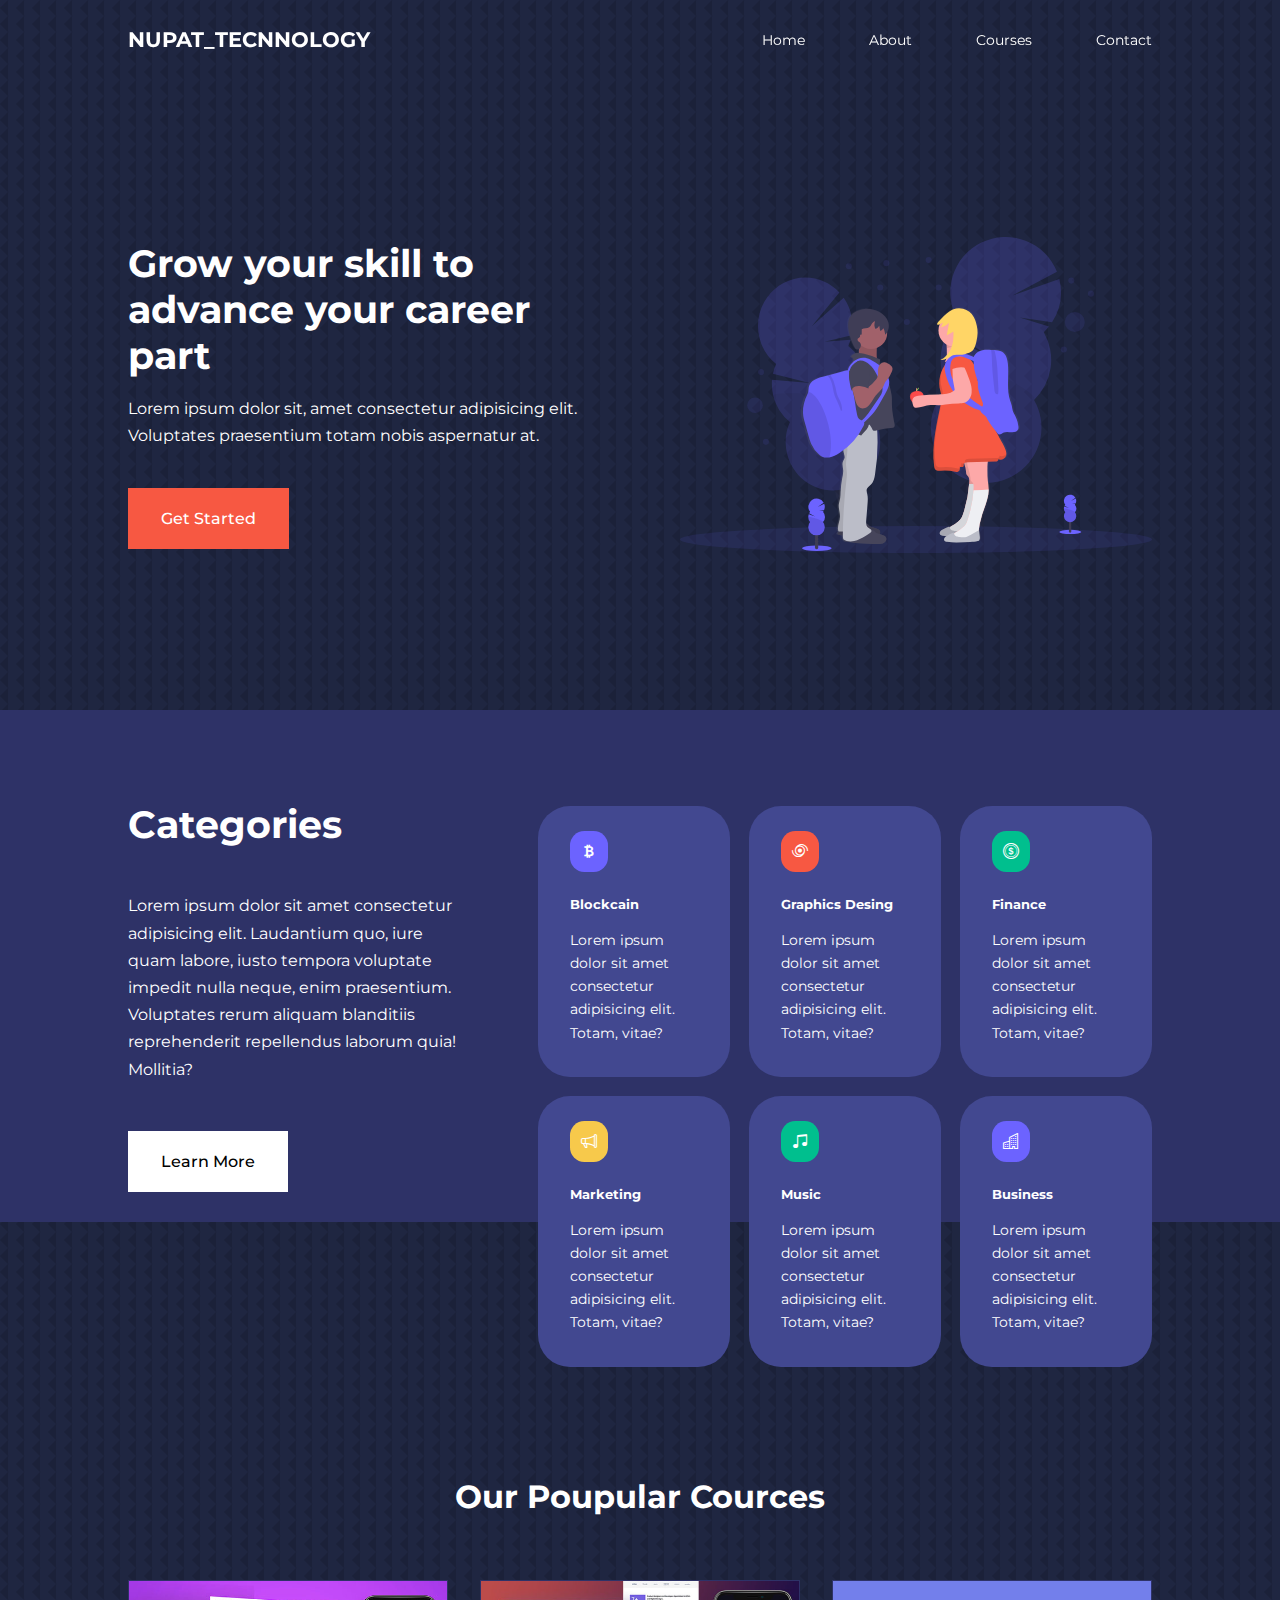
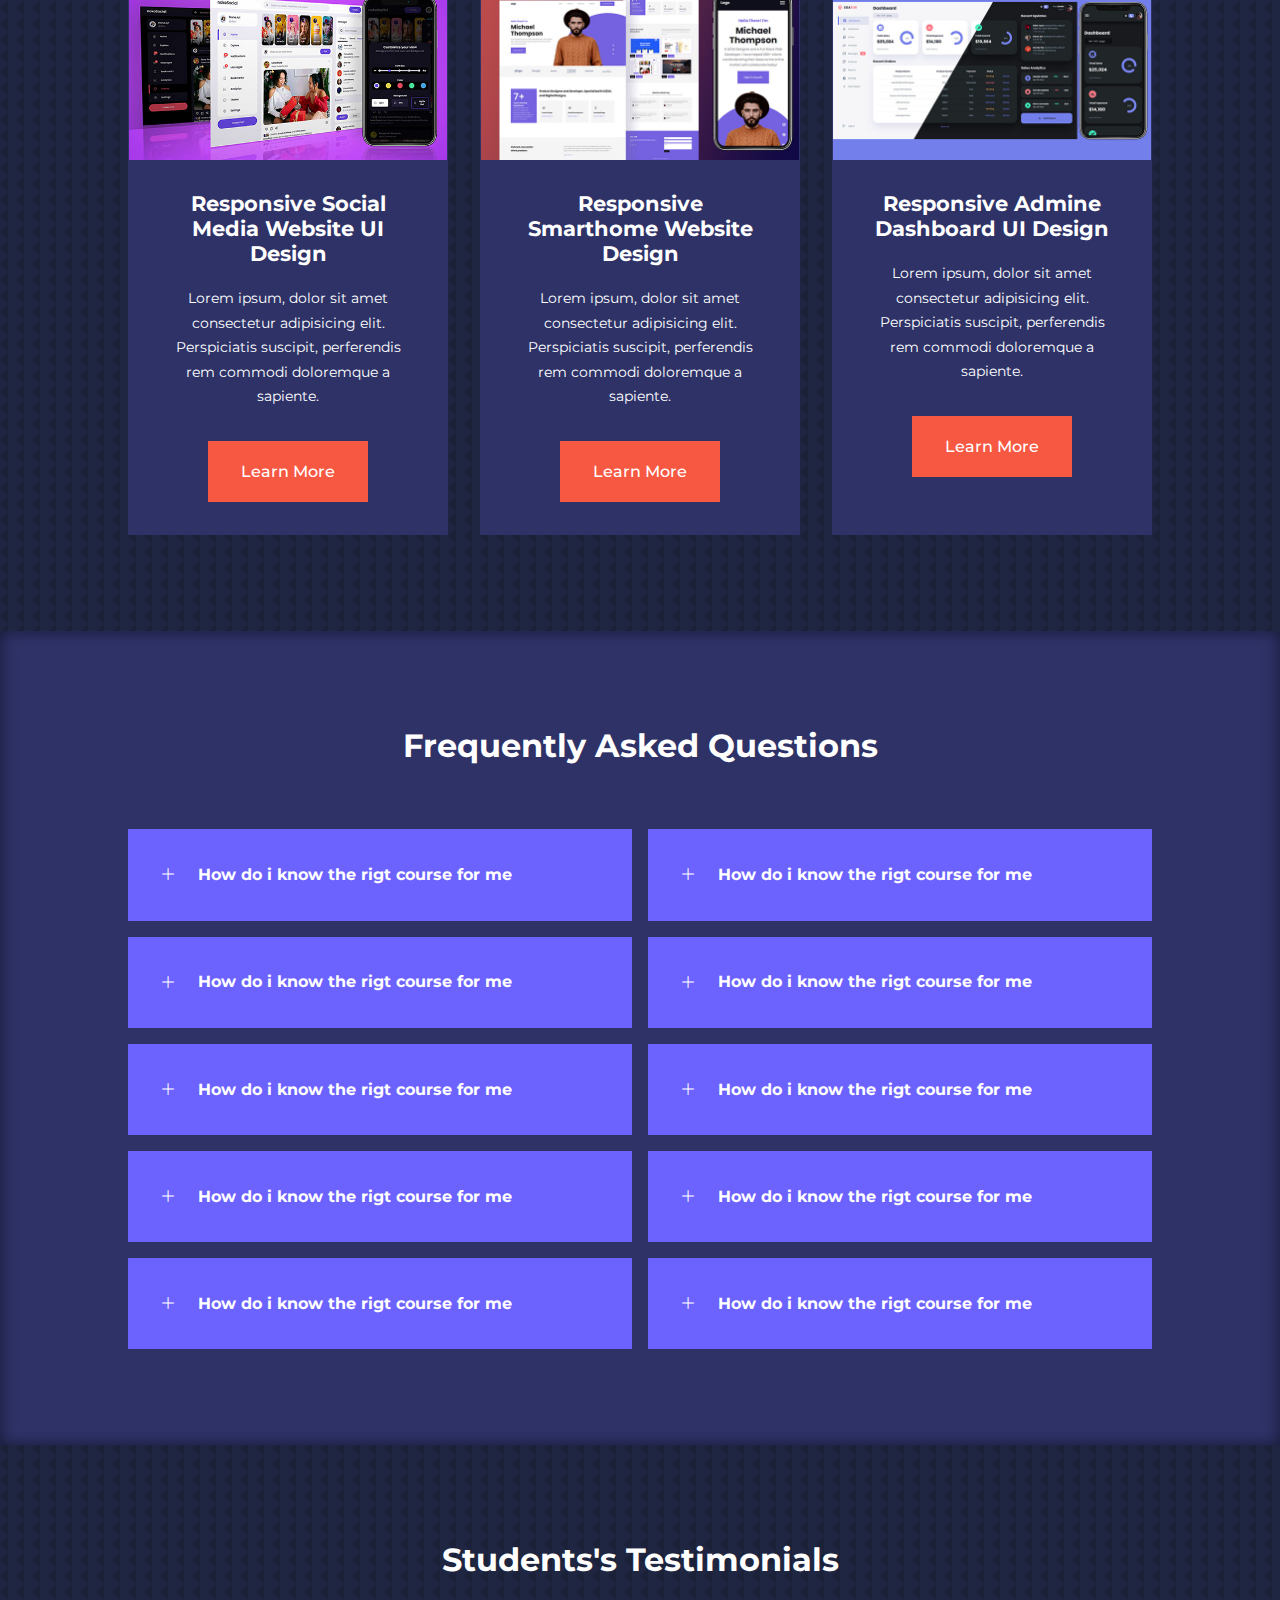
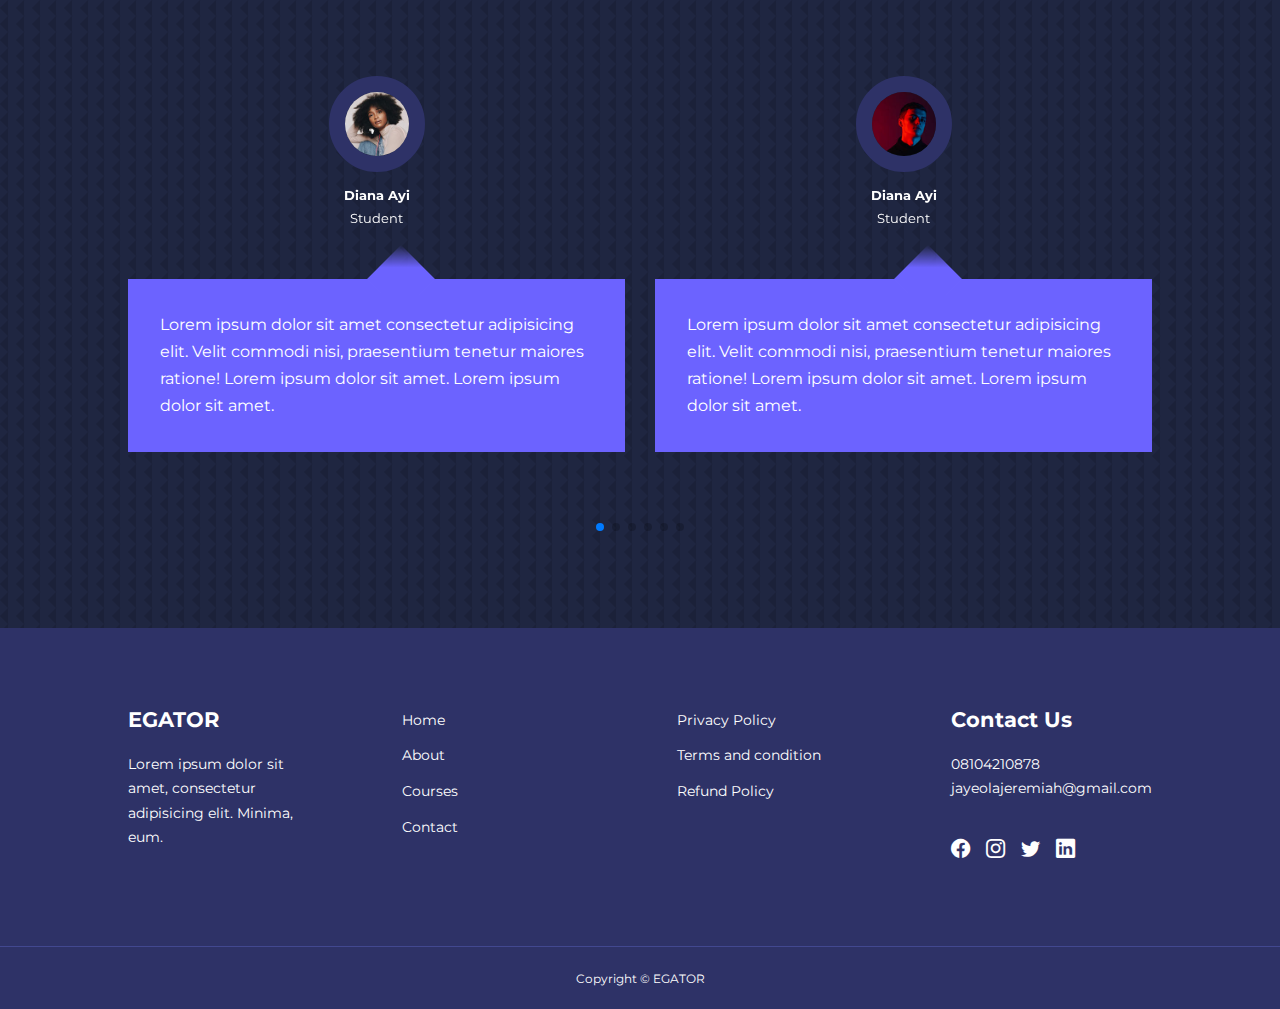
<file: index.html>
<!DOCTYPE html>
<html lang="en">

<head>
  <meta charset="UTF-8">
  <meta name="viewport" content="width=device-width, initial-scale=1.0">
  <title>Tech Academy</title>
  <link rel="stylesheet" href="./css/stlye.css">

  <!------bootstrap-icons------>
  <link rel="stylesheet" href="https://cdn.jsdelivr.net/npm/bootstrap-icons@1.10.5/font/bootstrap-icons.css">

  <!---------Google Font-->
  <link rel="preconnect" href="https://fonts.googleapis.com">
  <link rel="preconnect" href="https://fonts.gstatic.com" crossorigin>
  <link
    href="https://fonts.googleapis.com/css2?family=Montserrat:wght@300;400;500;600;700;800;900&family=Poppins:wght@400;500;600;700;900&display=swap"
    rel="stylesheet">

  <!----------swiper---------------->
  <link rel="stylesheet" href="https://cdn.jsdelivr.net/npm/swiper@10/swiper-bundle.min.css" />
  <style>
    body {
      background-image: url(./images/bg-texture.png);
    }
  </style>
</head>

<body>

  <!-- Nav section -->
  <nav>
    <div class="container nav_container">
      <a href="index.html">
        <h4>NUPAT_TECNNOLOGY</h4>
      </a>
      <ul class="nav_menu">
        <li><a href="index.html">Home</a></li>
        <li><a href="about.html">About</a></li>
        <li><a href="course.html">Courses</a></li>
        <li><a href="contact.html">Contact</a></li>
      </ul>
      <button id="open-meun-btn"> <i class="bi bi-list"></i></button>
      <button id="close-meun-btn"> <i class="bi bi-x-lg"></i></button>
    </div>
  </nav>
  <!-- end of nav section -->

  <!-- Header  -->
  <header>
    <div class="container header_container">
      <div class="header_left">
        <h1>Grow your skill to advance your career part</h1>
        <p>
          Lorem ipsum dolor sit, amet consectetur adipisicing elit. Voluptates praesentium totam nobis aspernatur at.
        </p>
        <a href="contact.html" class="btn btn-primary">Get Started</a>
      </div>
      <div class="header_right">
        <div class="header_right-image">
          <img src="./images/header.svg" alt="">
        </div>
      </div>
    </div>
  </header>
  <!-- End of Header -->

  <!-- Cartegoris -->
  <section class="categories">
    <div class="container categories_container">
      <div class="categories_left">
        <h1>Categories</h1>
        <p>Lorem ipsum dolor sit amet consectetur adipisicing elit. Laudantium quo, iure quam labore, iusto tempora
          voluptate impedit nulla neque, enim praesentium. Voluptates rerum aliquam blanditiis reprehenderit repellendus
          laborum quia! Mollitia?
        </p>
        <a href="#" class="btn">Learn More</a>
      </div>
      <div class="categories_right">
        <article class="category">
          <span class="category_icon"><i class="bi bi-currency-bitcoin"></i></span>
          <h5>Blockcain</h5>
          <p>Lorem ipsum dolor sit amet consectetur adipisicing elit. Totam, vitae?</p>
        </article>


        <article class="category">
          <span class="category_icon"><i class="bi bi-tropical-storm"></i></i></span>
          <h5>Graphics Desing</h5>
          <p>Lorem ipsum dolor sit amet consectetur adipisicing elit. Totam, vitae?</p>
        </article>


        <article class="category">
          <span class="category_icon"><i class="bi bi-coin"></i></i></span>
          <h5>Finance</h5>
          <p>Lorem ipsum dolor sit amet consectetur adipisicing elit. Totam, vitae?</p>
        </article>


        <article class="category">
          <span class="category_icon"><i class="bi bi-megaphone"></i></i></span>
          <h5>Marketing</h5>
          <p>Lorem ipsum dolor sit amet consectetur adipisicing elit. Totam, vitae?</p>
        </article>


        <article class="category">
          <span class="category_icon"><i class="bi bi-music-note-beamed"></i></i></span>
          <h5>Music</h5>
          <p>Lorem ipsum dolor sit amet consectetur adipisicing elit. Totam, vitae?</p>
        </article>

        <article class="category">
          <span class="category_icon"><i class="bi bi-buildings"></i></i></span>
          <h5>Business</h5>
          <p>Lorem ipsum dolor sit amet consectetur adipisicing elit. Totam, vitae?</p>
        </article>
      </div>
    </div>
  </section>
  <!-- Cartegories End -->

  <!-- Cources -->
  <Section class="courses">
    <h2>Our Poupular Cources</h2>
    <div class="container courses_container">
      <article class="course">
        <div class="course_image">
          <img src="./images/course1.jpg" alt="">
        </div>
        <div class="course_info">
          <h4>Responsive Social Media Website UI Design</h4>
          <p>Lorem ipsum, dolor sit amet consectetur adipisicing elit. Perspiciatis suscipit, perferendis rem commodi
            doloremque a sapiente.</p>
          <a href="course.html" class="btn btn-primary">Learn More</a>
        </div>
      </article>

      <article class="course">
        <div class="course_image">
          <img src="./images/course2.jpg" alt="">
        </div>
        <div class="course_info">
          <h4>Responsive Smarthome Website Design</h4>
          <p>Lorem ipsum, dolor sit amet consectetur adipisicing elit. Perspiciatis suscipit, perferendis rem commodi
            doloremque a sapiente.</p>
          <a href="course.html" class="btn btn-primary">Learn More</a>
        </div>
      </article>

      <article class="course">
        <div class="course_image">
          <img src="./images/course3.jpg" alt="">
        </div>
        <div class="course_info">
          <h4>Responsive Admine Dashboard UI Design</h4>
          <p>Lorem ipsum, dolor sit amet consectetur adipisicing elit. Perspiciatis suscipit, perferendis rem commodi
            doloremque a sapiente.</p>
          <a href="course.html" class="btn btn-primary">Learn More</a>
        </div>
      </article>
    </div>
  </Section>
  <!-- Cources -->

  <!-- FAQ -->
  <section class="faqs">
    <h2>Frequently Asked Questions</h2>
    <div class="container faqs_container">

      <article class="faq ">
        <div class="faq_icon"><i class="bi bi-plus-lg"></i></div>
        <div class="question_answer">
          <h4>How do i know the rigt course for me</h4>
          <p>Lorem ipsum dolor sit amet consectetur adipisicing elit. Sapiente, illo architecto dicta cumque, sit culpa
            eum harum earum laborum ducimus accusantium tenetur saepe explicabo hic obcaecati ipsam facilis
            reprehenderit quam.</p>
        </div>
      </article>


      <article class="faq">
        <div class="faq_icon"><i class="bi bi-plus-lg"></i></div>
        <div class="question_answer">
          <h4>How do i know the rigt course for me</h4>
          <p>Lorem ipsum dolor sit amet consectetur adipisicing elit. Sapiente, illo architecto dicta cumque, sit culpa
            eum harum earum laborum ducimus accusantium tenetur saepe explicabo hic obcaecati ipsam facilis
            reprehenderit quam.</p>
        </div>
      </article>


      <article class="faq">
        <div class="faq_icon"><i class="bi bi-plus-lg"></i></div>
        <div class="question_answer">
          <h4>How do i know the rigt course for me</h4>
          <p>Lorem ipsum dolor sit amet consectetur adipisicing elit. Sapiente, illo architecto dicta cumque, sit culpa
            eum harum earum laborum ducimus accusantium tenetur saepe explicabo hic obcaecati ipsam facilis
            reprehenderit quam.</p>
        </div>
      </article>


      <article class="faq">
        <div class="faq_icon"><i class="bi bi-plus-lg"></i></div>
        <div class="question_answer">
          <h4>How do i know the rigt course for me</h4>
          <p>Lorem ipsum dolor sit amet consectetur adipisicing elit. Sapiente, illo architecto dicta cumque, sit culpa
            eum harum earum laborum ducimus accusantium tenetur saepe explicabo hic obcaecati ipsam facilis
            reprehenderit quam.</p>
        </div>
      </article>


      <article class="faq">
        <div class="faq_icon"><i class="bi bi-plus-lg"></i></div>
        <div class="question_answer">
          <h4>How do i know the rigt course for me</h4>
          <p>Lorem ipsum dolor sit amet consectetur adipisicing elit. Sapiente, illo architecto dicta cumque, sit culpa
            eum harum earum laborum ducimus accusantium tenetur saepe explicabo hic obcaecati ipsam facilis
            reprehenderit quam.</p>
        </div>
      </article>


      <article class="faq">
        <div class="faq_icon"><i class="bi bi-plus-lg"></i></div>
        <div class="question_answer">
          <h4>How do i know the rigt course for me</h4>
          <p>Lorem ipsum dolor sit amet consectetur adipisicing elit. Sapiente, illo architecto dicta cumque, sit culpa
            eum harum earum laborum ducimus accusantium tenetur saepe explicabo hic obcaecati ipsam facilis
            reprehenderit quam.</p>
        </div>
      </article>


      <article class="faq">
        <div class="faq_icon"><i class="bi bi-plus-lg"></i></div>
        <div class="question_answer">
          <h4>How do i know the rigt course for me</h4>
          <p>Lorem ipsum dolor sit amet consectetur adipisicing elit. Sapiente, illo architecto dicta cumque, sit culpa
            eum harum earum laborum ducimus accusantium tenetur saepe explicabo hic obcaecati ipsam facilis
            reprehenderit quam.</p>
        </div>
      </article>


      <article class="faq">
        <div class="faq_icon"><i class="bi bi-plus-lg"></i></div>
        <div class="question_answer">
          <h4>How do i know the rigt course for me</h4>
          <p>Lorem ipsum dolor sit amet consectetur adipisicing elit. Sapiente, illo architecto dicta cumque, sit culpa
            eum harum earum laborum ducimus accusantium tenetur saepe explicabo hic obcaecati ipsam facilis
            reprehenderit quam.</p>
        </div>
      </article>


      <article class="faq">
        <div class="faq_icon"><i class="bi bi-plus-lg"></i></div>
        <div class="question_answer">
          <h4>How do i know the rigt course for me</h4>
          <p>Lorem ipsum dolor sit amet consectetur adipisicing elit. Sapiente, illo architecto dicta cumque, sit culpa
            eum harum earum laborum ducimus accusantium tenetur saepe explicabo hic obcaecati ipsam facilis
            reprehenderit quam.</p>
        </div>
      </article>


      <article class="faq">
        <div class="faq_icon"><i class="bi bi-plus-lg"></i></div>
        <div class="question_answer">
          <h4>How do i know the rigt course for me</h4>
          <p>Lorem ipsum dolor sit amet consectetur adipisicing elit. Sapiente, illo architecto dicta cumque, sit culpa
            eum harum earum laborum ducimus accusantium tenetur saepe explicabo hic obcaecati ipsam facilis
            reprehenderit quam.</p>
        </div>
      </article>


    </div>
  </section>
  <!-- END FAQ -->

  <!-- Testimoina -->
  <section class="container testimonials_container  mySwiper">
    <h2>Students's Testimonials</h2>
    <div class="swiper-wrapper">
      <article class="testimonial swiper-slide">
        <div class="avater">
          <img src="./images/avatar1.jpg" alt="">
        </div>
        <div class="testimonial_info">
          <h5>Diana Ayi</h5>
          <Small>Student</Small>
        </div>
        <div class="testimonial_body">
          <p>Lorem ipsum dolor sit amet consectetur adipisicing elit. Velit commodi nisi, praesentium tenetur maiores
            ratione! Lorem ipsum dolor sit amet. Lorem ipsum dolor sit amet.</p>
        </div>
      </article>

      <article class="testimonial swiper-slide">
        <div class="avater">
          <img src="./images/avatar2.jpg" alt="">
        </div>
        <div class="testimonial_info">
          <h5>Diana Ayi</h5>
          <Small>Student</Small>
        </div>
        <div class="testimonial_body">
          <p>Lorem ipsum dolor sit amet consectetur adipisicing elit. Velit commodi nisi, praesentium tenetur maiores
            ratione! Lorem ipsum dolor sit amet. Lorem ipsum dolor sit amet.</p>
        </div>
      </article>

      <article class="testimonial swiper-slide">
        <div class="avater">
          <img src="./images/avatar3.jpg" alt="">
        </div>
        <div class="testimonial_info">
          <h5>Diana Ayi</h5>
          <Small>Student</Small>
        </div>
        <div class="testimonial_body">
          <p>Lorem ipsum dolor sit amet consectetur adipisicing elit. Velit commodi nisi, praesentium tenetur maiores
            ratione! Lorem ipsum dolor sit amet. Lorem ipsum dolor sit amet.</p>
        </div>
      </article>

      <article class="testimonial swiper-slide">
        <div class="avater">
          <img src="./images/avatar4.jpg" alt="">
        </div>
        <div class="testimonial_info">
          <h5>Diana Ayi</h5>
          <Small>Student</Small>
        </div>
        <div class="testimonial_body">
          <p>Lorem ipsum dolor sit amet consectetur adipisicing elit. Velit commodi nisi, praesentium tenetur maiores
            ratione! Lorem ipsum dolor sit amet. Lorem ipsum dolor sit amet.</p>
        </div>
      </article>

      <article class="testimonial swiper-slide">
        <div class="avater">
          <img src="./images/avatar5.jpg" alt="">
        </div>
        <div class="testimonial_info">
          <h5>Diana Ayi</h5>
          <Small>Student</Small>
        </div>
        <div class="testimonial_body">
          <p>Lorem ipsum dolor sit amet consectetur adipisicing elit. Velit commodi nisi, praesentium tenetur maiores
            ratione! Lorem ipsum dolor sit amet. Lorem ipsum dolor sit amet.</p>
        </div>
      </article>

      <article class="testimonial swiper-slide">
        <div class="avater">
          <img src="./images/avatar6.jpg" alt="">
        </div>
        <div class="testimonial_info">
          <h5>Diana Ayi</h5>
          <Small>Student</Small>
        </div>
        <div class="testimonial_body">
          <p>Lorem ipsum dolor sit amet consectetur adipisicing elit. Velit commodi nisi, praesentium tenetur maiores
            ratione! Lorem ipsum dolor sit amet. Lorem ipsum dolor sit amet.</p>
        </div>
      </article>

      <article class="testimonial swiper-slide">
        <div class="avater">
          <img src="./images/avatar7.jpg" alt="">
        </div>
        <div class="testimonial_info">
          <h5>Diana Ayi</h5>
          <Small>Student</Small>
        </div>
        <div class="testimonial_body">
          <p>Lorem ipsum dolor sit amet consectetur adipisicing elit. Velit commodi nisi, praesentium tenetur maiores
            ratione! Lorem ipsum dolor sit amet. Lorem ipsum dolor sit amet.</p>
        </div>
      </article>
    </div>
    <div class="swiper-pagination"></div>
  </section>
  <!-- END testimonial -->

  <!-- footer -->
  <footer class="footer">
    <div class="container footer_container">
      <div class="footer_1">
        <a href="index.html" class="footer+logo">
          <h4>EGATOR</h4>
        </a>
        <p>Lorem ipsum dolor sit amet, consectetur adipisicing elit. Minima, eum.</p>
      </div>
      <div class="footer_2">
        <ul class="permalinks">
          <li><a href="index.html">Home</a></li>
          <li><a href="about.html">About</a></li>
          <li><a href="course.html">Courses</a></li>
          <li><a href="contact.html">Contact</a></li>
        </ul>
      </div>
      <div class="footer_3">
        <ul class="permalinks">
          <li><a href="#">Privacy Policy</a></li>
          <li><a href="#">Terms and condition</a></li>
          <li><a href="#">Refund Policy</a></li>
        </ul>
      </div>
      <div class="footer_4">
        <h4>Contact Us</h4>
        <div>
          <p>08104210878</p>
          <p>jayeolajeremiah@gmail.com</p>
        </div>
        <ul class="footer_socials">
          <li><a href=""><i class="bi bi-facebook"></i></a></li>
          <li><a href=""><i class="bi bi-instagram"></i></a></li>
          <li><a href=""><i class="bi bi-twitter"></i></a></li>
          <li><a href=""><i class="bi bi-linkedin"></i></a></li>
        </ul>
      </div>
    </div>
    <div class="footer_copyright">
      <small>Copyright &copy; EGATOR </small>
    </div>
  </footer>
  <!-- END footer -->

  <!-- swiper -->
  <script src="https://cdn.jsdelivr.net/npm/swiper@10/swiper-bundle.min.js"></script>
  <script> var swiper = new Swiper(".mySwiper", {
      slidesPerView: 1,
      spaceBetween: 30,
      pagination: {
        el: ".swiper-pagination",
        clickable: true,
      },
      //break point
      breakpoints: {
        600: {
          slidesPerView: 2,
        }
      }
    });
  </script>
  <!-- main.js -->
  <script src="./main.js"></script>
</body>

</html>
</file>
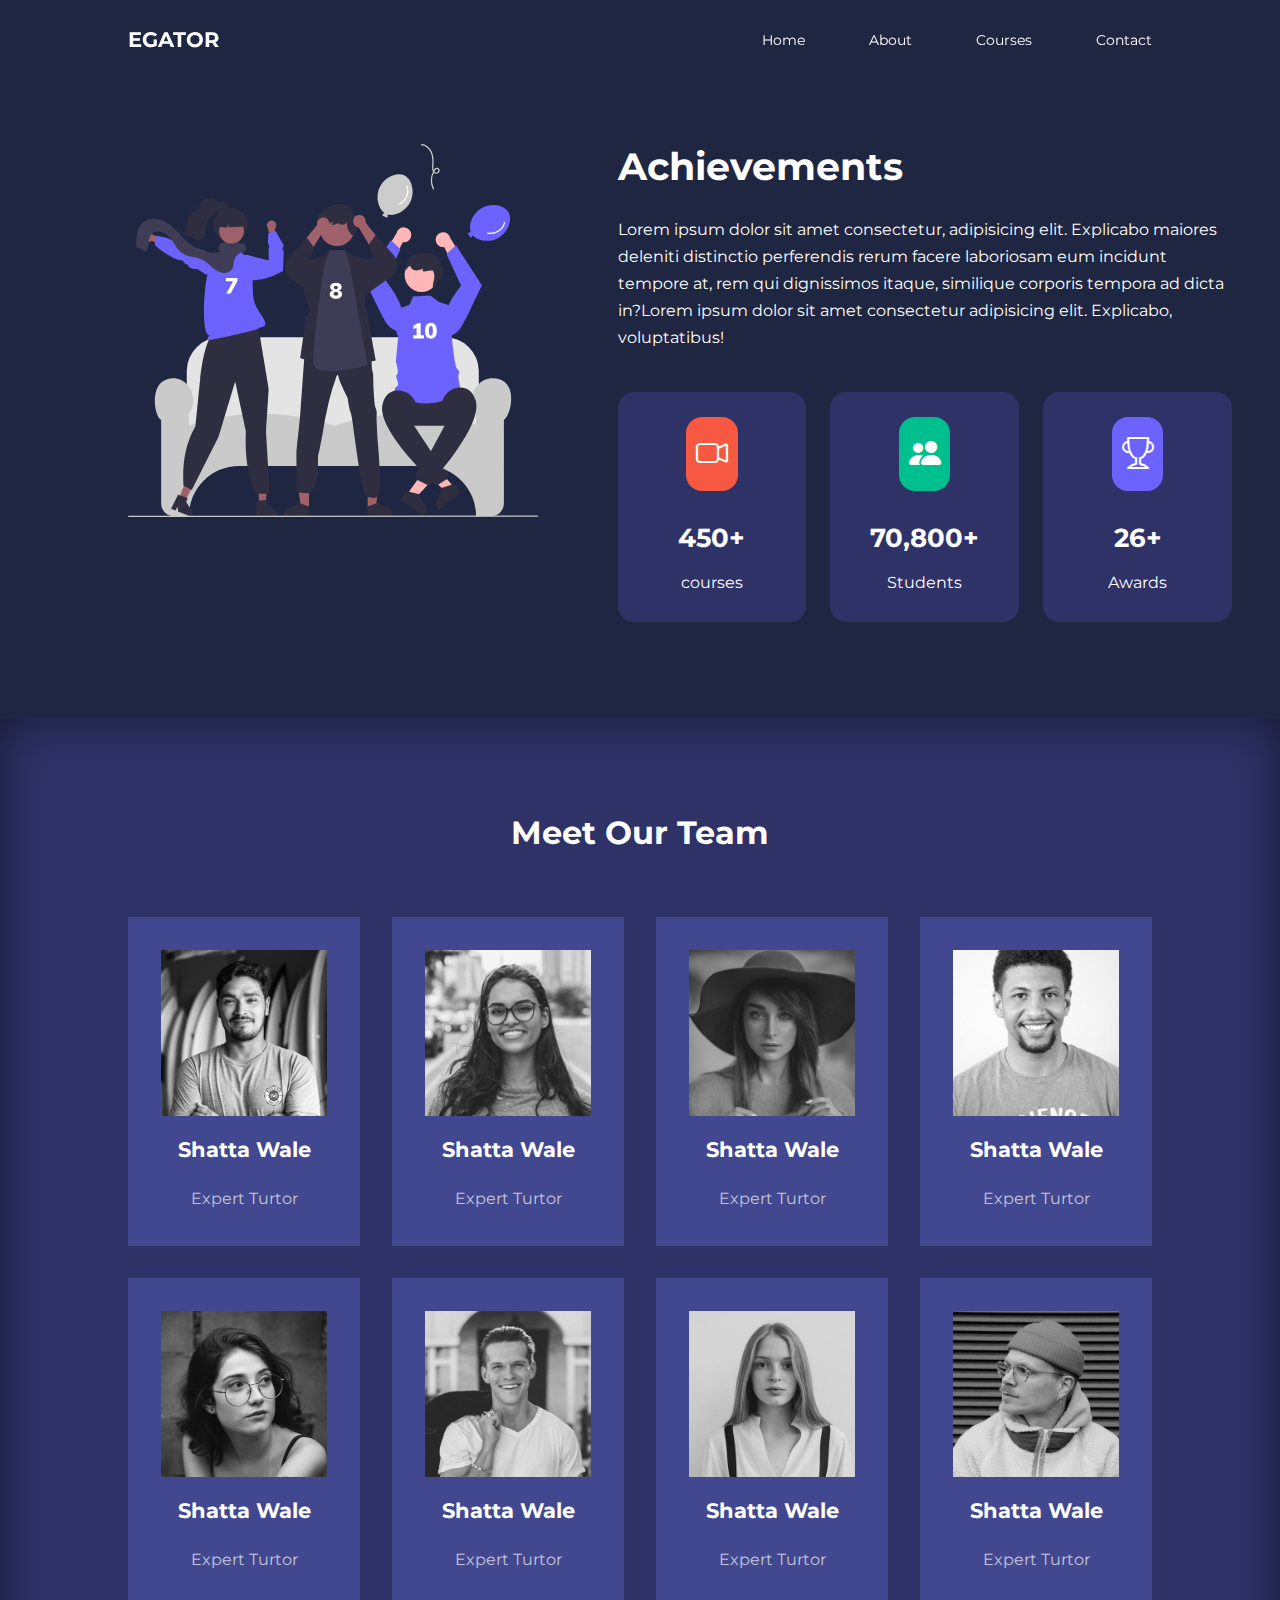
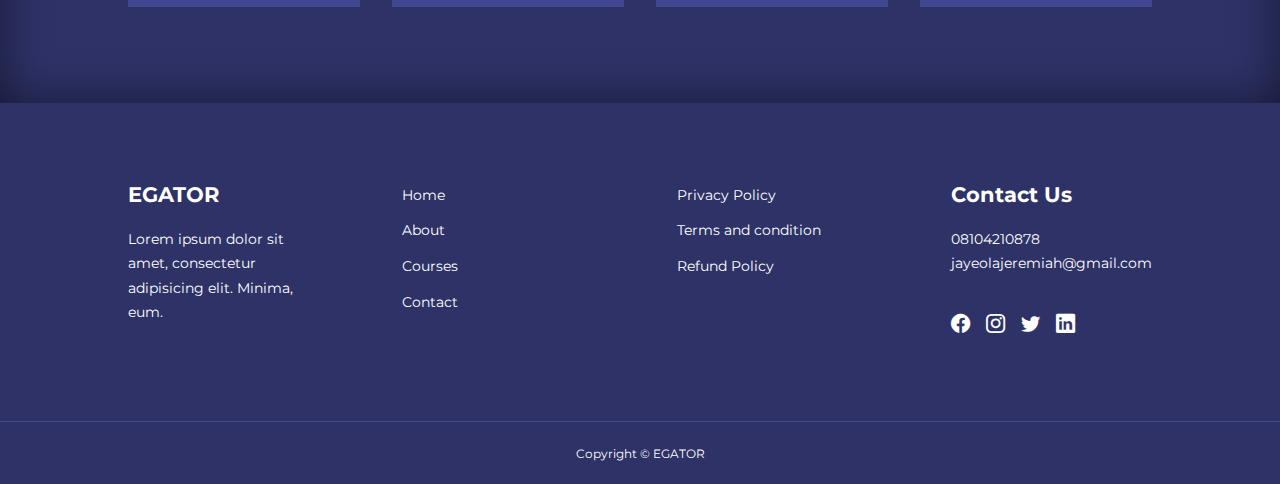
<file: about.html>
<!DOCTYPE html>
<html lang="en">

<head>
  <meta charset="UTF-8">
  <meta name="viewport" content="width=device-width, initial-scale=1.0">
  <title>Responsive Web</title>
  <link rel="stylesheet" href="./css/stlye.css">
  <link rel="stylesheet" href="./css/about.css">

  <!------bootstrap-icons------>
  <link rel="stylesheet" href="https://cdn.jsdelivr.net/npm/bootstrap-icons@1.10.5/font/bootstrap-icons.css">

  <!---------Google Font-->
  <link rel="preconnect" href="https://fonts.googleapis.com">
  <link rel="preconnect" href="https://fonts.gstatic.com" crossorigin>
  <link
    href="https://fonts.googleapis.com/css2?family=Montserrat:wght@300;400;500;600;700;800;900&family=Poppins:wght@400;500;600;700;900&display=swap"
    rel="stylesheet">
</head>

<body>
  <!-- Nav section -->
  <nav>
    <div class="container nav_container">
      <a href="index.html">
        <h4>EGATOR</h4>
      </a>
      <ul class="nav_menu">
        <li><a href="index.html">Home</a></li>
        <li><a href="about.html">About</a></li>
        <li><a href="course.html">Courses</a></li>
        <li><a href="contact.html">Contact</a></li>
      </ul>
      <button id="open-meun-btn"> <i class="bi bi-list"></i></button>
      <button id="close-meun-btn"> <i class="bi bi-x-lg"></i></button>
    </div>
  </nav>
  <!-- end of nav section -->
  <!-- achivement -->
  <section class="about_achievements">
    <div class="container about_achievements-container">
      <div class="about_achievement-left">
        <img src="./images/about achievements.svg" alt="">
      </div>
      <div class="about_achievement-right">
        <h1>Achievements</h1>
        <p>
          Lorem ipsum dolor sit amet consectetur, adipisicing elit. Explicabo maiores deleniti distinctio perferendis
          rerum facere laboriosam eum incidunt tempore at, rem qui dignissimos itaque, similique corporis tempora ad
          dicta in?Lorem ipsum dolor sit amet consectetur adipisicing elit. Explicabo, voluptatibus!
        </p>
        <div class="achievement_cards">
          <article class="achievement_card">
            <span class="achievement_icon">
              <i class="bi bi-camera-video"></i>
            </span>
            <h3>450+</h3>
            <p>courses</p>
          </article>

          <article class="achievement_card">
            <span class="achievement_icon">
              <i class="bi bi-people-fill"></i>
            </span>
            <h3>70,800+</h3>
            <p>Students </p>
          </article>

          <article class="achievement_card">
            <span class="achievement_icon">
              <i class="bi bi-trophy"></i>
            </span>
            <h3>26+</h3>
            <p>Awards</p>
          </article>
        </div>
      </div>
    </div>
  </section>
  <!-- achivement -->

  <!-- team -->
  <section class="team">
    <h2>Meet Our Team</h2>
    <div class="container team_container">
      <articel class="team_member">
        <div class="team_member-image">
          <img src="./images/tm1.jpg" alt="">
        </div>
        <div class="team_member-info">
          <h4>Shatta Wale</h4>
          <p>Expert Turtor</p>
        </div>
        <div class="team_member-socials">
          <a href="https://instagram.com" target="_blank"><i class="bi bi-instagram"></i></a>
          <a href="https://twitter.com" target="_blank"><i class="bi bi-twitter"></i></a>
          <a href="https://bi-linkedin.com" target="_blank"><i class="bi bi-linkedin"></i></a>
        </div>
      </articel>

      <articel class="team_member">
        <div class="team_member-image">
          <img src="./images/tm2.jpg" alt="">
        </div>
        <div class="team_member-info">
          <h4>Shatta Wale</h4>
          <p>Expert Turtor</p>
        </div>
        <div class="team_member-socials">
          <a href="https://instagram.com" target="_blank"><i class="bi bi-instagram"></i></a>
          <a href="https://twitter.com" target="_blank"><i class="bi bi-twitter"></i></a>
          <a href="https://bi-linkedin.com" target="_blank"><i class="bi bi-linkedin"></i></a>
        </div>
      </articel>

      <articel class="team_member">
        <div class="team_member-image">
          <img src="./images/tm3.jpg" alt="">
        </div>
        <div class="team_member-info">
          <h4>Shatta Wale</h4>
          <p>Expert Turtor</p>
        </div>
        <div class="team_member-socials">
          <a href="https://instagram.com" target="_blank"><i class="bi bi-instagram"></i></a>
          <a href="https://twitter.com" target="_blank"><i class="bi bi-twitter"></i></a>
          <a href="https://bi-linkedin.com" target="_blank"><i class="bi bi-linkedin"></i></a>
        </div>
      </articel>

      <articel class="team_member">
        <div class="team_member-image">
          <img src="./images/tm4.jpg" alt="">
        </div>
        <div class="team_member-info">
          <h4>Shatta Wale</h4>
          <p>Expert Turtor</p>
        </div>
        <div class="team_member-socials">
          <a href="https://instagram.com" target="_blank"><i class="bi bi-instagram"></i></a>
          <a href="https://twitter.com" target="_blank"><i class="bi bi-twitter"></i></a>
          <a href="https://bi-linkedin.com" target="_blank"><i class="bi bi-linkedin"></i></a>
        </div>
      </articel>

      <articel class="team_member">
        <div class="team_member-image">
          <img src="./images/tm5.jpg" alt="">
        </div>
        <div class="team_member-info">
          <h4>Shatta Wale</h4>
          <p>Expert Turtor</p>
        </div>
        <div class="team_member-socials">
          <a href="https://instagram.com" target="_blank"><i class="bi bi-instagram"></i></a>
          <a href="https://twitter.com" target="_blank"><i class="bi bi-twitter"></i></a>
          <a href="https://bi-linkedin.com" target="_blank"><i class="bi bi-linkedin"></i></a>
        </div>
      </articel>

      <articel class="team_member">
        <div class="team_member-image">
          <img src="./images/tm6.jpg" alt="">
        </div>
        <div class="team_member-info">
          <h4>Shatta Wale</h4>
          <p>Expert Turtor</p>
        </div>
        <div class="team_member-socials">
          <a href="https://instagram.com" target="_blank"><i class="bi bi-instagram"></i></a>
          <a href="https://twitter.com" target="_blank"><i class="bi bi-twitter"></i></a>
          <a href="https://bi-linkedin.com" target="_blank"><i class="bi bi-linkedin"></i></a>
        </div>
      </articel>

      <articel class="team_member">
        <div class="team_member-image">
          <img src="./images/tm7.jpg" alt="">
        </div>
        <div class="team_member-info">
          <h4>Shatta Wale</h4>
          <p>Expert Turtor</p>
        </div>
        <div class="team_member-socials">
          <a href="https://instagram.com" target="_blank"><i class="bi bi-instagram"></i></a>
          <a href="https://twitter.com" target="_blank"><i class="bi bi-twitter"></i></a>
          <a href="https://bi-linkedin.com" target="_blank"><i class="bi bi-linkedin"></i></a>
        </div>
      </articel>

      <articel class="team_member">
        <div class="team_member-image">
          <img src="./images/tm8.jpg" alt="">
        </div>
        <div class="team_member-info">
          <h4>Shatta Wale</h4>
          <p>Expert Turtor</p>
        </div>
        <div class="team_member-socials">
          <a href="https://instagram.com" target="_blank"><i class="bi bi-instagram"></i></a>
          <a href="https://twitter.com" target="_blank"><i class="bi bi-twitter"></i></a>
          <a href="https://bi-linkedin.com" target="_blank"><i class="bi bi-linkedin"></i></a>
        </div>
      </articel>
    </div>

  </section>
  <!-- team end -->


  <!-- footer -->
  <footer class="footer">
    <div class="container footer_container">
      <div class="footer_1">
        <a href="index.html" class="footer+logo">
          <h4>EGATOR</h4>
        </a>
        <p>Lorem ipsum dolor sit amet, consectetur adipisicing elit. Minima, eum.</p>
      </div>
      <div class="footer_2">
        <ul class="permalinks">
          <li><a href="index.html">Home</a></li>
          <li><a href="about.html">About</a></li>
          <li><a href="course.html">Courses</a></li>
          <li><a href="contact.html">Contact</a></li>
        </ul>
      </div>
      <div class="footer_3">
        <ul class="permalinks">
          <li><a href="#">Privacy Policy</a></li>
          <li><a href="#">Terms and condition</a></li>
          <li><a href="#">Refund Policy</a></li>
        </ul>
      </div>
      <div class="footer_4">
        <h4>Contact Us</h4>
        <div>
          <p>08104210878</p>
          <p>jayeolajeremiah@gmail.com</p>
        </div>
        <ul class="footer_socials">
          <li><a href=""><i class="bi bi-facebook"></i></a></li>
          <li><a href=""><i class="bi bi-instagram"></i></a></li>
          <li><a href=""><i class="bi bi-twitter"></i></a></li>
          <li><a href=""><i class="bi bi-linkedin"></i></a></li>
        </ul>
      </div>
    </div>
    <div class="footer_copyright">
      <small>Copyright &copy; EGATOR </small>
    </div>
  </footer>
  <!-- END footer -->



  <!-- main.js -->
  <script src="./main.js"></script>
</body>

</html>
</file>
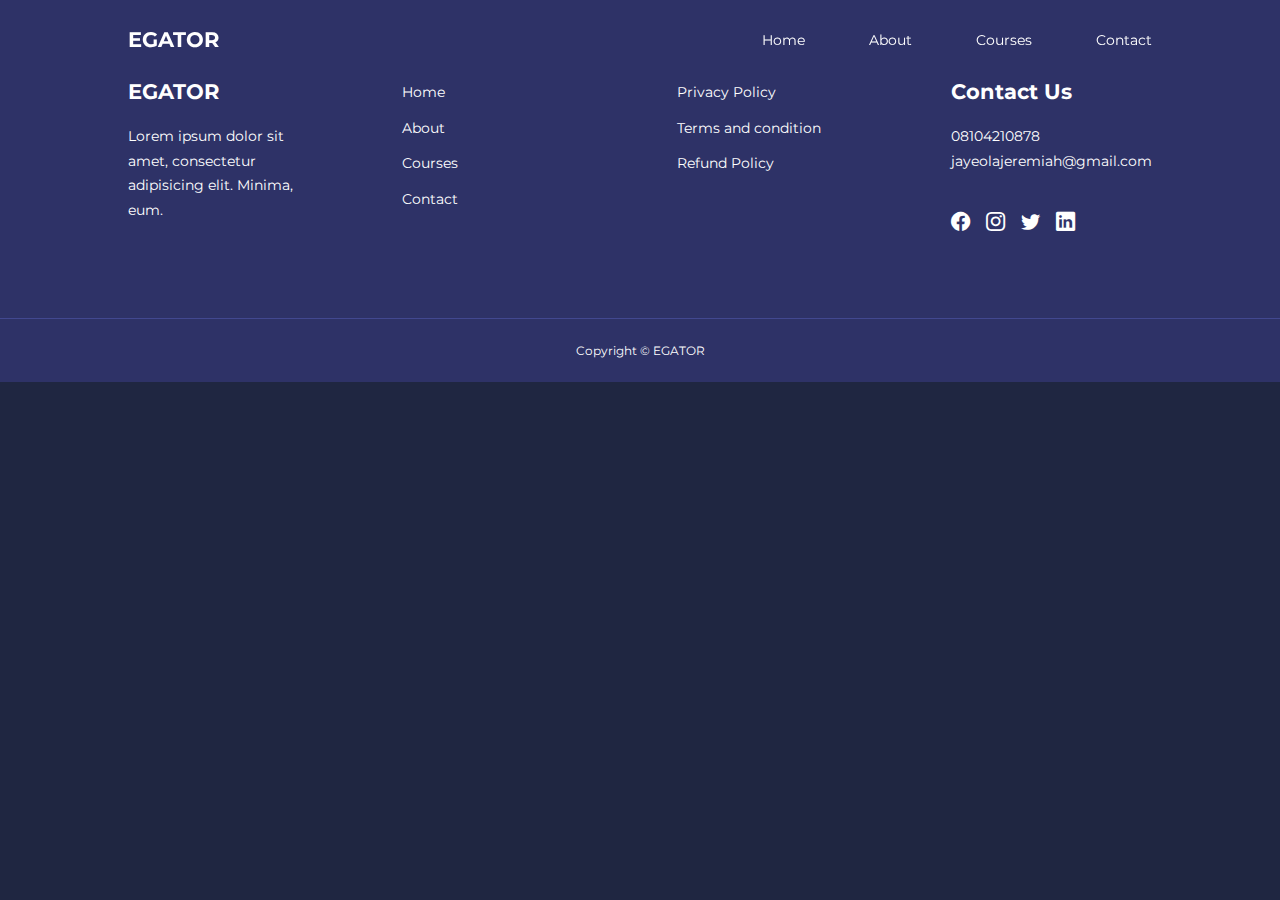
<file: contact.html>
<!DOCTYPE html>
<html lang="en">

<head>
  <meta charset="UTF-8">
  <meta name="viewport" content="width=device-width, initial-scale=1.0">
  <title>Responsive Web</title>
  <link rel="stylesheet" href="./css/stlye.css">
  <link rel="stylesheet" href="./css/about.css">

  <!------bootstrap-icons------>
  <link rel="stylesheet" href="https://cdn.jsdelivr.net/npm/bootstrap-icons@1.10.5/font/bootstrap-icons.css">

  <!---------Google Font-->
  <link rel="preconnect" href="https://fonts.googleapis.com">
  <link rel="preconnect" href="https://fonts.gstatic.com" crossorigin>
  <link
    href="https://fonts.googleapis.com/css2?family=Montserrat:wght@300;400;500;600;700;800;900&family=Poppins:wght@400;500;600;700;900&display=swap"
    rel="stylesheet">
</head>

<body>
  <!-- Nav section -->
  <nav>
    <div class="container nav_container">
      <a href="index.html">
        <h4>EGATOR</h4>
      </a>
      <ul class="nav_menu">
        <li><a href="index.html">Home</a></li>
        <li><a href="about.html">About</a></li>
        <li><a href="course.html">Courses</a></li>
        <li><a href="contact.html">Contact</a></li>
      </ul>
      <button id="open-meun-btn"> <i class="bi bi-list"></i></button>
      <button id="close-meun-btn"> <i class="bi bi-x-lg"></i></button>
    </div>
  </nav>
  <!-- Nav section -->




  <!-- footer -->
  <footer class="footer">
    <div class="container footer_container">
      <div class="footer_1">
        <a href="index.html" class="footer+logo">
          <h4>EGATOR</h4>
        </a>
        <p>Lorem ipsum dolor sit amet, consectetur adipisicing elit. Minima, eum.</p>
      </div>
      <div class="footer_2">
        <ul class="permalinks">
          <li><a href="index.html">Home</a></li>
          <li><a href="about.html">About</a></li>
          <li><a href="course.html">Courses</a></li>
          <li><a href="contact.html">Contact</a></li>
        </ul>
      </div>
      <div class="footer_3">
        <ul class="permalinks">
          <li><a href="#">Privacy Policy</a></li>
          <li><a href="#">Terms and condition</a></li>
          <li><a href="#">Refund Policy</a></li>
        </ul>
      </div>
      <div class="footer_4">
        <h4>Contact Us</h4>
        <div>
          <p>08104210878</p>
          <p>jayeolajeremiah@gmail.com</p>
        </div>
        <ul class="footer_socials">
          <li><a href=""><i class="bi bi-facebook"></i></a></li>
          <li><a href=""><i class="bi bi-instagram"></i></a></li>
          <li><a href=""><i class="bi bi-twitter"></i></a></li>
          <li><a href=""><i class="bi bi-linkedin"></i></a></li>
        </ul>
      </div>
    </div>
    <div class="footer_copyright">
      <small>Copyright &copy; EGATOR </small>
    </div>
  </footer>
  <!-- END footer -->



  <!-- main.js -->
  <script src="./main.js"></script>
</body>

</html>
</file>
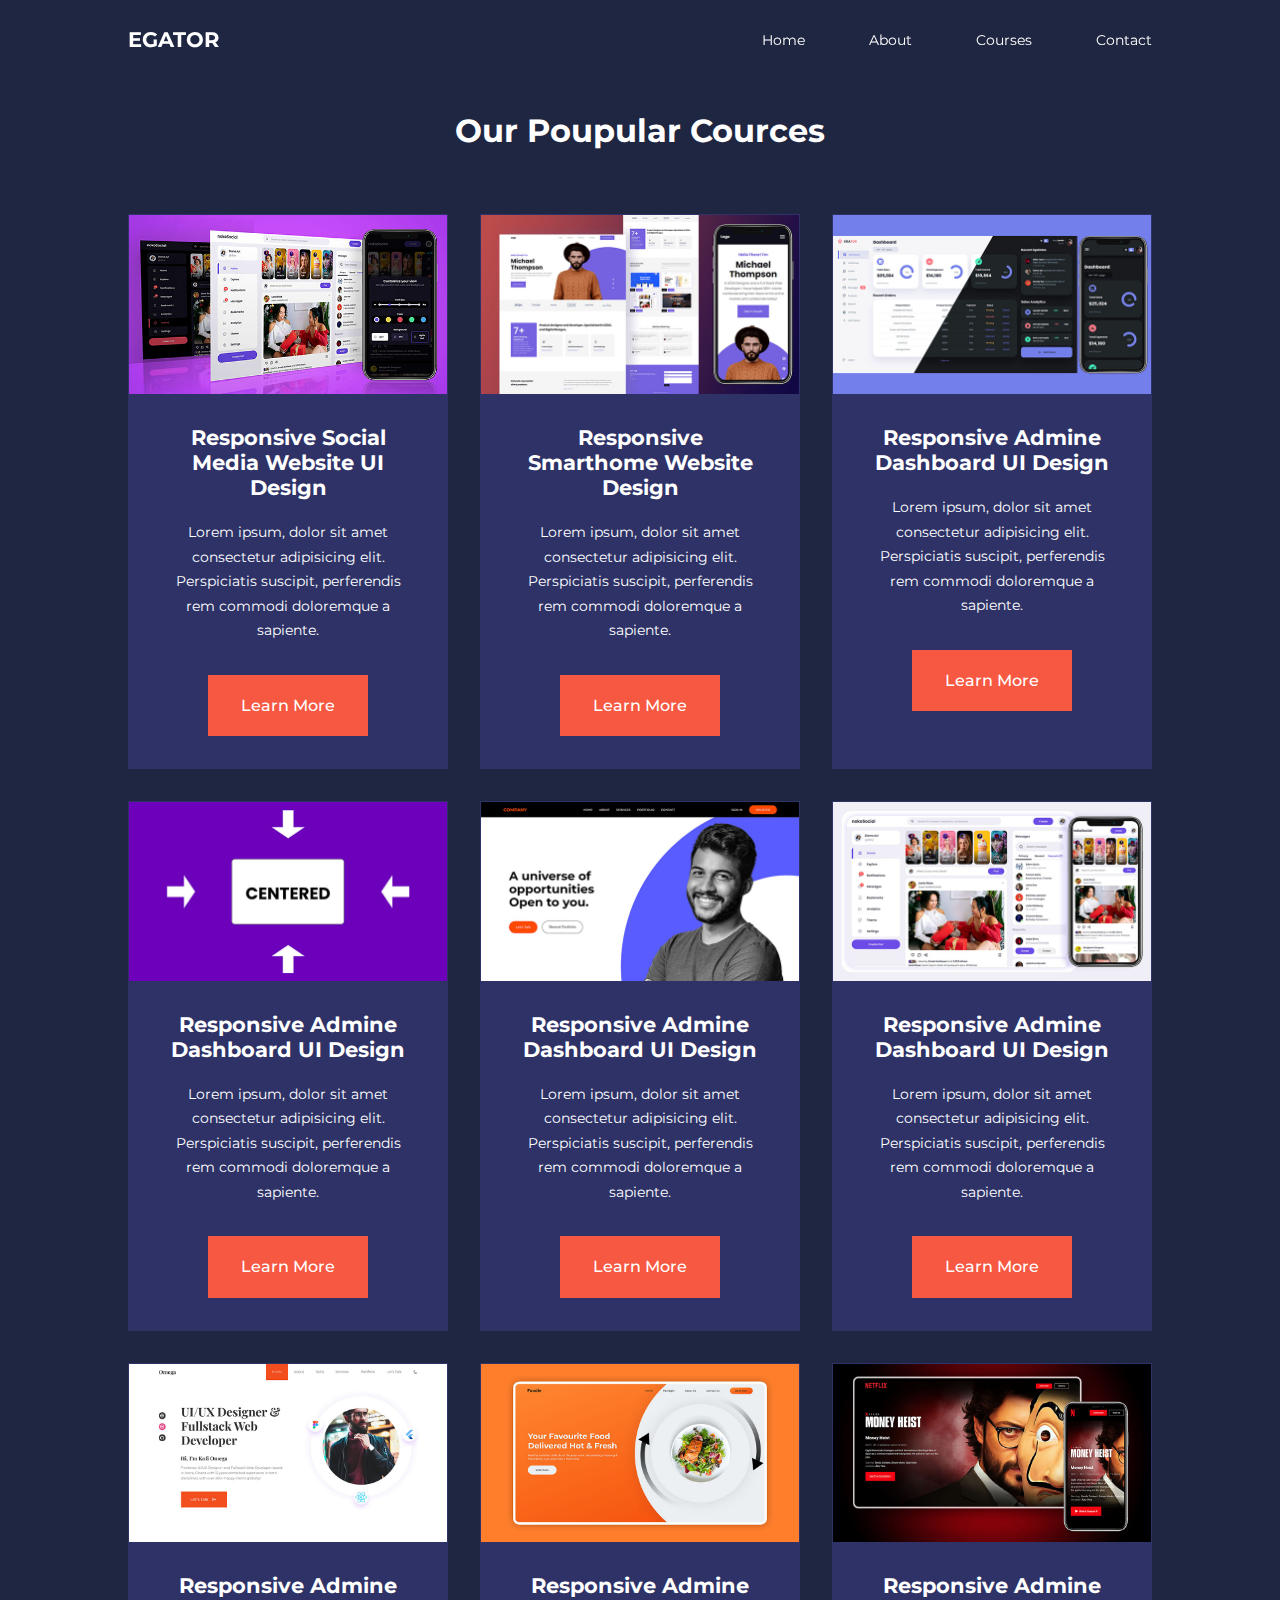
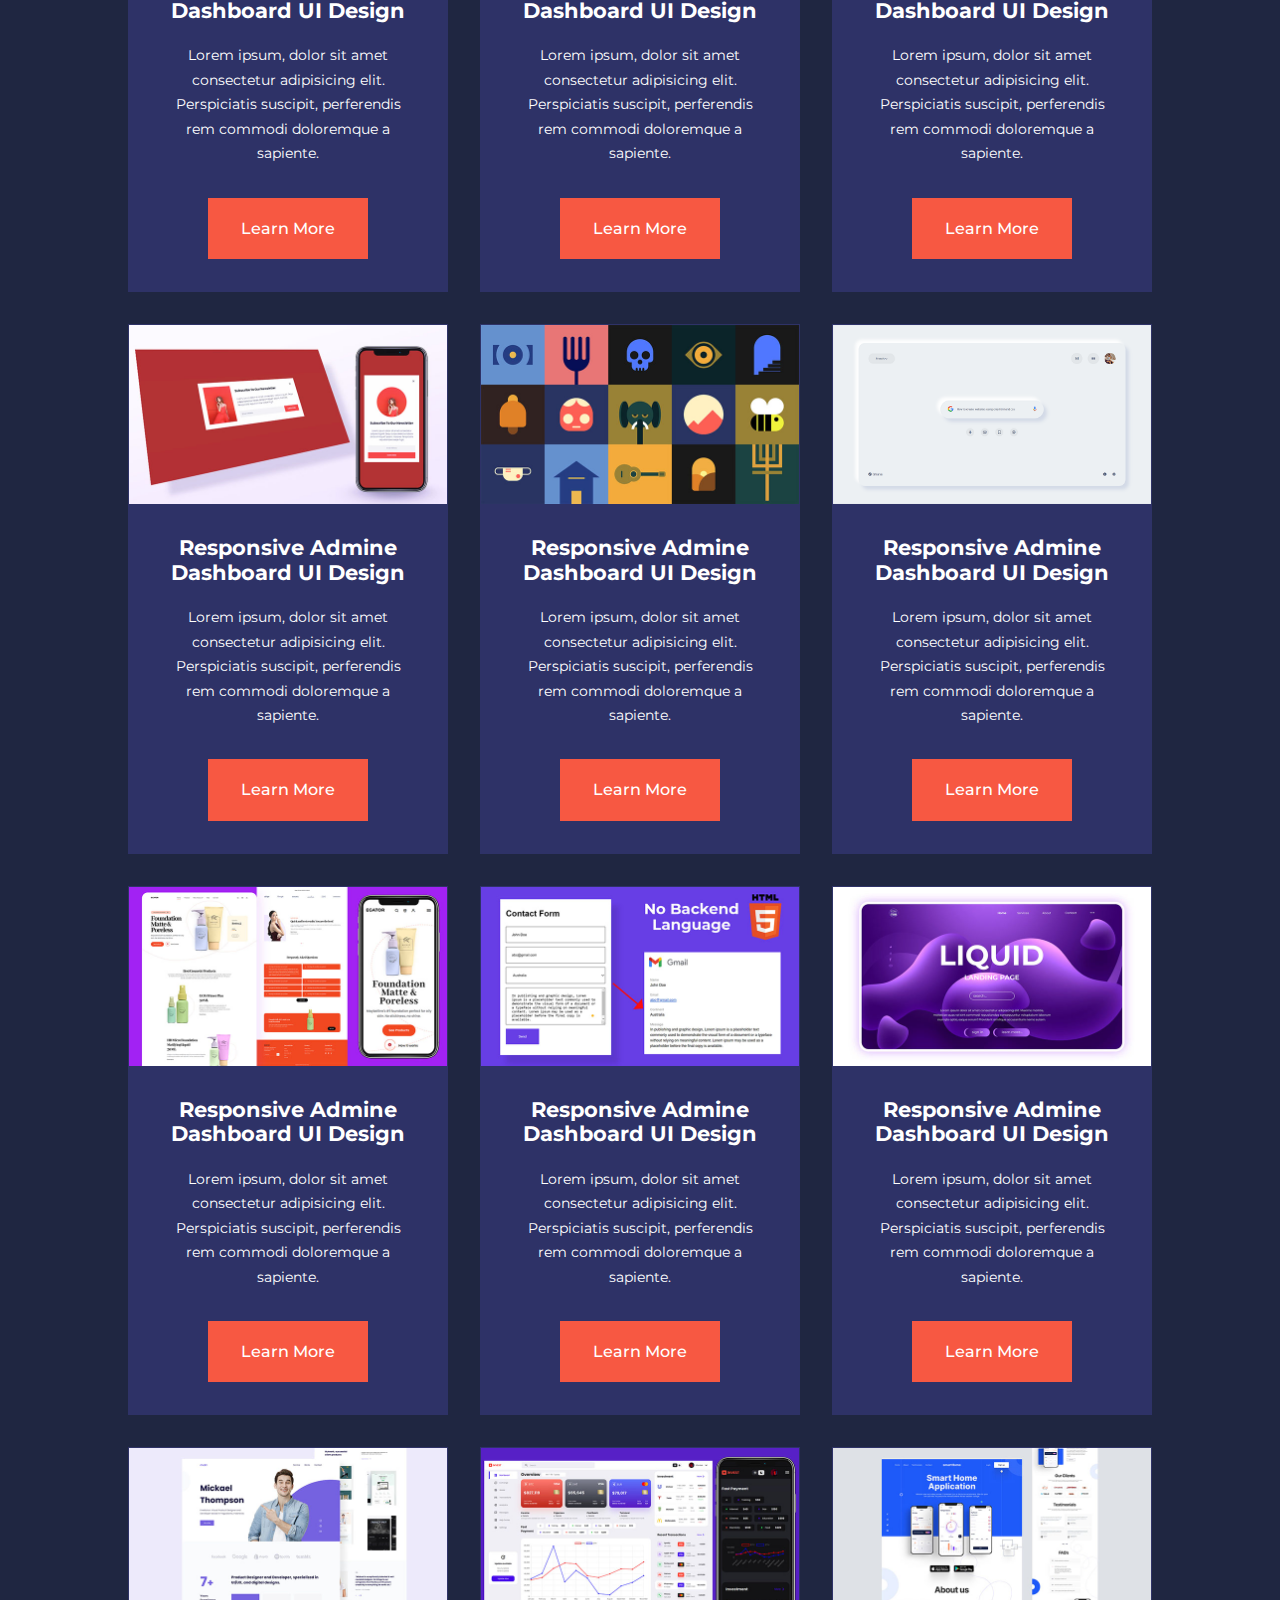
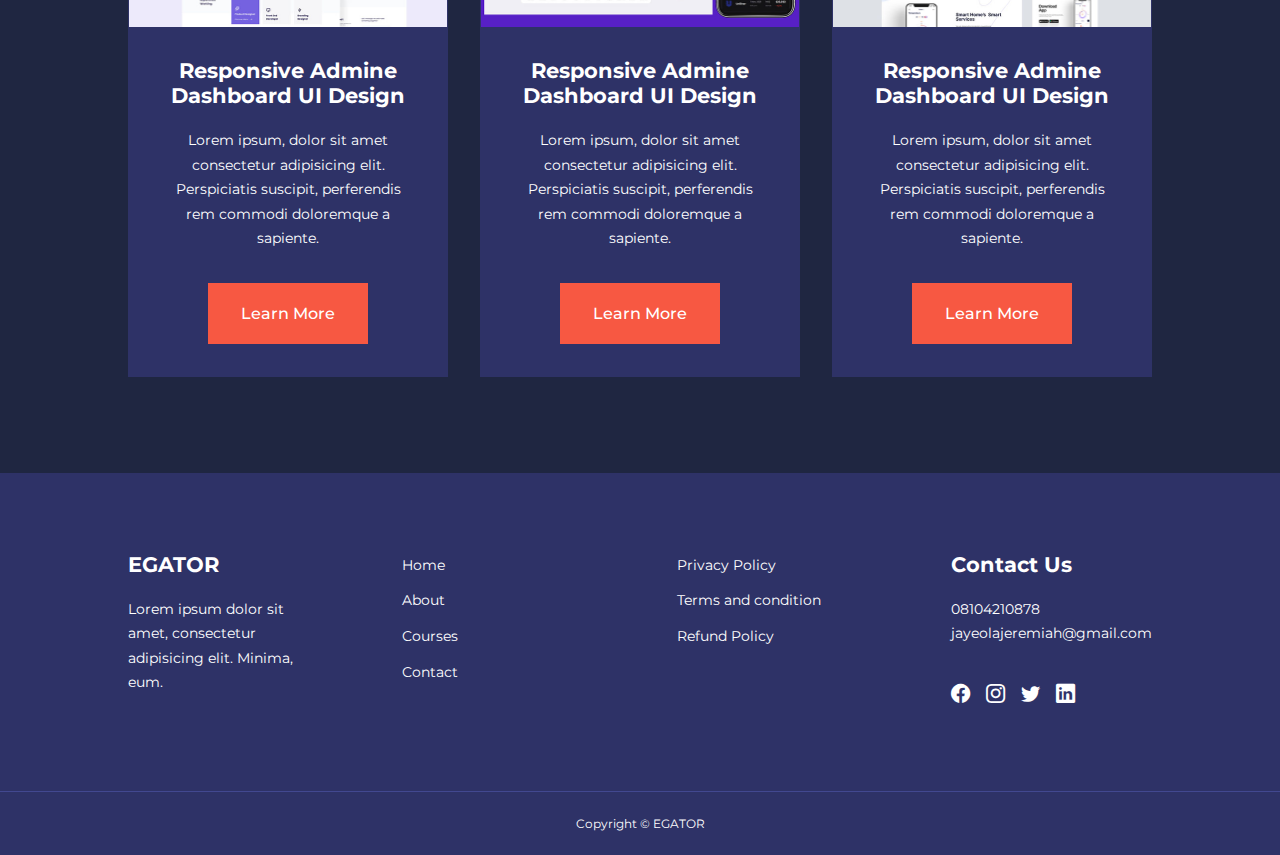
<file: course.html>
<!DOCTYPE html>
<html lang="en">

<head>
  <meta charset="UTF-8">
  <meta name="viewport" content="width=device-width, initial-scale=1.0">
  <title>Responsive Web</title>
  <link rel="stylesheet" href="./css/stlye.css">
  <link rel="stylesheet" href="./css/about.css">

  <!------bootstrap-icons------>
  <link rel="stylesheet" href="https://cdn.jsdelivr.net/npm/bootstrap-icons@1.10.5/font/bootstrap-icons.css">

  <!---------Google Font-->
  <link rel="preconnect" href="https://fonts.googleapis.com">
  <link rel="preconnect" href="https://fonts.gstatic.com" crossorigin>
  <link
    href="https://fonts.googleapis.com/css2?family=Montserrat:wght@300;400;500;600;700;800;900&family=Poppins:wght@400;500;600;700;900&display=swap"
    rel="stylesheet">


  <style>
    .courses {
      margin-top: 1rem;
    }
  </style>
</head>

<body>
  <!-- Nav section -->
  <nav>
    <div class="container nav_container">
      <a href="index.html">
        <h4>EGATOR</h4>
      </a>
      <ul class="nav_menu">
        <li><a href="index.html">Home</a></li>
        <li><a href="about.html">About</a></li>
        <li><a href="course.html">Courses</a></li>
        <li><a href="contact.html">Contact</a></li>
      </ul>
      <button id="open-meun-btn"> <i class="bi bi-list"></i></button>
      <button id="close-meun-btn"> <i class="bi bi-x-lg"></i></button>
    </div>
  </nav>
  <!-- Nav section -->


  <!-- Cources -->
  <Section class="courses">
    <h2>Our Poupular Cources</h2>
    <div class="container courses_container">
      <article class="course">
        <div class="course_image">
          <img src="./images/course1.jpg" alt="">
        </div>
        <div class="course_info">
          <h4>Responsive Social Media Website UI Design</h4>
          <p>Lorem ipsum, dolor sit amet consectetur adipisicing elit. Perspiciatis suscipit, perferendis rem commodi
            doloremque a sapiente.</p>
          <a href="course.html" class="btn btn-primary">Learn More</a>
        </div>
      </article>

      <article class="course">
        <div class="course_image">
          <img src="./images/course2.jpg" alt="">
        </div>
        <div class="course_info">
          <h4>Responsive Smarthome Website Design</h4>
          <p>Lorem ipsum, dolor sit amet consectetur adipisicing elit. Perspiciatis suscipit, perferendis rem commodi
            doloremque a sapiente.</p>
          <a href="course.html" class="btn btn-primary">Learn More</a>
        </div>
      </article>

      <article class="course">
        <div class="course_image">
          <img src="./images/course3.jpg" alt="">
        </div>
        <div class="course_info">
          <h4>Responsive Admine Dashboard UI Design</h4>
          <p>Lorem ipsum, dolor sit amet consectetur adipisicing elit. Perspiciatis suscipit, perferendis rem commodi
            doloremque a sapiente.</p>
          <a href="course.html" class="btn btn-primary">Learn More</a>
        </div>
      </article>

      <article class="course">
        <div class="course_image">
          <img src="./images/course4.jpg" alt="">
        </div>
        <div class="course_info">
          <h4>Responsive Admine Dashboard UI Design</h4>
          <p>Lorem ipsum, dolor sit amet consectetur adipisicing elit. Perspiciatis suscipit, perferendis rem commodi
            doloremque a sapiente.</p>
          <a href="course.html" class="btn btn-primary">Learn More</a>
        </div>
      </article>

      <article class="course">
        <div class="course_image">
          <img src="./images/course5.jpg" alt="">
        </div>
        <div class="course_info">
          <h4>Responsive Admine Dashboard UI Design</h4>
          <p>Lorem ipsum, dolor sit amet consectetur adipisicing elit. Perspiciatis suscipit, perferendis rem commodi
            doloremque a sapiente.</p>
          <a href="course.html" class="btn btn-primary">Learn More</a>
        </div>
      </article>

      <article class="course">
        <div class="course_image">
          <img src="./images/course6.jpg" alt="">
        </div>
        <div class="course_info">
          <h4>Responsive Admine Dashboard UI Design</h4>
          <p>Lorem ipsum, dolor sit amet consectetur adipisicing elit. Perspiciatis suscipit, perferendis rem commodi
            doloremque a sapiente.</p>
          <a href="course.html" class="btn btn-primary">Learn More</a>
        </div>
      </article>

      <article class="course">
        <div class="course_image">
          <img src="./images/course7.jpg" alt="">
        </div>
        <div class="course_info">
          <h4>Responsive Admine Dashboard UI Design</h4>
          <p>Lorem ipsum, dolor sit amet consectetur adipisicing elit. Perspiciatis suscipit, perferendis rem commodi
            doloremque a sapiente.</p>
          <a href="course.html" class="btn btn-primary">Learn More</a>
        </div>
      </article>

      <article class="course">
        <div class="course_image">
          <img src="./images/course8.jpg" alt="">
        </div>
        <div class="course_info">
          <h4>Responsive Admine Dashboard UI Design</h4>
          <p>Lorem ipsum, dolor sit amet consectetur adipisicing elit. Perspiciatis suscipit, perferendis rem commodi
            doloremque a sapiente.</p>
          <a href="course.html" class="btn btn-primary">Learn More</a>
        </div>
      </article>

      <article class="course">
        <div class="course_image">
          <img src="./images/course9.jpg" alt="">
        </div>
        <div class="course_info">
          <h4>Responsive Admine Dashboard UI Design</h4>
          <p>Lorem ipsum, dolor sit amet consectetur adipisicing elit. Perspiciatis suscipit, perferendis rem commodi
            doloremque a sapiente.</p>
          <a href="course.html" class="btn btn-primary">Learn More</a>
        </div>
      </article>

      <article class="course">
        <div class="course_image">
          <img src="./images/course10.jpg" alt="">
        </div>
        <div class="course_info">
          <h4>Responsive Admine Dashboard UI Design</h4>
          <p>Lorem ipsum, dolor sit amet consectetur adipisicing elit. Perspiciatis suscipit, perferendis rem commodi
            doloremque a sapiente.</p>
          <a href="course.html" class="btn btn-primary">Learn More</a>
        </div>
      </article>

      <article class="course">
        <div class="course_image">
          <img src="./images/course11.jpg" alt="">
        </div>
        <div class="course_info">
          <h4>Responsive Admine Dashboard UI Design</h4>
          <p>Lorem ipsum, dolor sit amet consectetur adipisicing elit. Perspiciatis suscipit, perferendis rem commodi
            doloremque a sapiente.</p>
          <a href="course.html" class="btn btn-primary">Learn More</a>
        </div>
      </article>

      <article class="course">
        <div class="course_image">
          <img src="./images/course12.jpg" alt="">
        </div>
        <div class="course_info">
          <h4>Responsive Admine Dashboard UI Design</h4>
          <p>Lorem ipsum, dolor sit amet consectetur adipisicing elit. Perspiciatis suscipit, perferendis rem commodi
            doloremque a sapiente.</p>
          <a href="course.html" class="btn btn-primary">Learn More</a>
        </div>
      </article>

      <article class="course">
        <div class="course_image">
          <img src="./images/course13.jpg" alt="">
        </div>
        <div class="course_info">
          <h4>Responsive Admine Dashboard UI Design</h4>
          <p>Lorem ipsum, dolor sit amet consectetur adipisicing elit. Perspiciatis suscipit, perferendis rem commodi
            doloremque a sapiente.</p>
          <a href="course.html" class="btn btn-primary">Learn More</a>
        </div>
      </article>

      <article class="course">
        <div class="course_image">
          <img src="./images/course14.jpg" alt="">
        </div>
        <div class="course_info">
          <h4>Responsive Admine Dashboard UI Design</h4>
          <p>Lorem ipsum, dolor sit amet consectetur adipisicing elit. Perspiciatis suscipit, perferendis rem commodi
            doloremque a sapiente.</p>
          <a href="course.html" class="btn btn-primary">Learn More</a>
        </div>
      </article>

      <article class="course">
        <div class="course_image">
          <img src="./images/course15.jpg" alt="">
        </div>
        <div class="course_info">
          <h4>Responsive Admine Dashboard UI Design</h4>
          <p>Lorem ipsum, dolor sit amet consectetur adipisicing elit. Perspiciatis suscipit, perferendis rem commodi
            doloremque a sapiente.</p>
          <a href="course.html" class="btn btn-primary">Learn More</a>
        </div>
      </article>

      <article class="course">
        <div class="course_image">
          <img src="./images/course16.jpg" alt="">
        </div>
        <div class="course_info">
          <h4>Responsive Admine Dashboard UI Design</h4>
          <p>Lorem ipsum, dolor sit amet consectetur adipisicing elit. Perspiciatis suscipit, perferendis rem commodi
            doloremque a sapiente.</p>
          <a href="course.html" class="btn btn-primary">Learn More</a>
        </div>
      </article>

      <article class="course">
        <div class="course_image">
          <img src="./images/course17.jpg" alt="">
        </div>
        <div class="course_info">
          <h4>Responsive Admine Dashboard UI Design</h4>
          <p>Lorem ipsum, dolor sit amet consectetur adipisicing elit. Perspiciatis suscipit, perferendis rem commodi
            doloremque a sapiente.</p>
          <a href="course.html" class="btn btn-primary">Learn More</a>
        </div>
      </article>

      <article class="course">
        <div class="course_image">
          <img src="./images/course18.jpg" alt="">
        </div>
        <div class="course_info">
          <h4>Responsive Admine Dashboard UI Design</h4>
          <p>Lorem ipsum, dolor sit amet consectetur adipisicing elit. Perspiciatis suscipit, perferendis rem commodi
            doloremque a sapiente.</p>
          <a href="course.html" class="btn btn-primary">Learn More</a>
        </div>
      </article>
    </div>
  </Section>
  <!-- Cources -->

  <!-- footer -->
  <footer class="footer">
    <div class="container footer_container">
      <div class="footer_1">
        <a href="index.html" class="footer+logo">
          <h4>EGATOR</h4>
        </a>
        <p>Lorem ipsum dolor sit amet, consectetur adipisicing elit. Minima, eum.</p>
      </div>
      <div class="footer_2">
        <ul class="permalinks">
          <li><a href="index.html">Home</a></li>
          <li><a href="about.html">About</a></li>
          <li><a href="course.html">Courses</a></li>
          <li><a href="contact.html">Contact</a></li>
        </ul>
      </div>
      <div class="footer_3">
        <ul class="permalinks">
          <li><a href="#">Privacy Policy</a></li>
          <li><a href="#">Terms and condition</a></li>
          <li><a href="#">Refund Policy</a></li>
        </ul>
      </div>
      <div class="footer_4">
        <h4>Contact Us</h4>
        <div>
          <p>08104210878</p>
          <p>jayeolajeremiah@gmail.com</p>
        </div>
        <ul class="footer_socials">
          <li><a href=""><i class="bi bi-facebook"></i></a></li>
          <li><a href=""><i class="bi bi-instagram"></i></a></li>
          <li><a href=""><i class="bi bi-twitter"></i></a></li>
          <li><a href=""><i class="bi bi-linkedin"></i></a></li>
        </ul>
      </div>
    </div>
    <div class="footer_copyright">
      <small>Copyright &copy; EGATOR </small>
    </div>
  </footer>
  <!-- END footer -->



  <!-- main.js -->
  <script src="./main.js"></script>
</body>

</html>
</file>
<file: css/stlye.css>
* {
  margin: 0;
  padding: 0;
  border: 0;
  outline: 0;
  text-decoration: none;
  list-style: none;
  box-sizing: border-box;
}


:root {
  --color-primary: #6c63ff;
  --color-success: #00bf8e;
  --color-warning: #f7c94b;
  --color-danger: #f75842;
  --color-danger-variant: rgba(247, 88, 66, 0.4);
  --color-white: #fff;
  --color-light: rgba(255, 255, 255, 0.7);
  --color-black: #000;
  --color-bg: #1f2641;
  --color-bg1: #2e3267;
  --color-bg2: #424890;


  --container-width-lg: 80%;
  --container-width-md: 90%;
  --container-width-sm: 94%;

  --transition: all 480ms ease;
}

body {
  font-family: 'Montserrat', sans-serif;
  line-height: 1.7;
  color: var(--color-white);
  background: var(--color-bg);
}

.container {
  width: var(--container-width-lg);
  margin: 0 auto;
}

section {
  padding: 6rem 0;
}

section h2 {
  text-align: center;
  margin-bottom: 4rem;
}

h1,
h2,
h3,
h4,
h5 {
  line-height: 1.2;
}

h1 {
  font-size: 2.4rem;
}

h2 {
  font-size: 2rem;
}

h3 {
  font-size: 1.6rem;
}

h4 {
  font-size: 1.3rem
}

a {
  color: var(--color-white);
}

img {
  width: 100%;
  display: block;
  object-fit: cover;
}

.btn {
  display: inline-block;
  background: var(--color-white);
  color: var(--color-black);
  padding: 1rem 2rem;
  border: 1px solid transparent;
  font-weight: 500;
  transition: var(--transition);
}

.btn:hover {
  background: transparent;
  color: var(--color-white);
  border-color: var(--color-white);
}

.btn-primary {
  background: var(--color-danger);
  color: var(--color-white);
}

/* ----------------------Navbar-------------- */
nav {
  background: transparent;
  width: 100vw;
  height: 5rem;
  position: fixed;
  top: 0;
  z-index: 11;
}

/* scroll */
.window-scroll {
  background: var(--color-primary);
  box-shadow: 0 1rem 2rem rgba(0, 0, 0, 0.2);
  transition: var(--transition);
}

.nav_container {
  height: 100%;
  display: flex;
  justify-content: space-between;
  align-items: center;
}

nav button {
  display: none;
}

.nav_menu {
  display: flex;
  align-items: center;
  gap: 4rem;
}

.nav_menu a {
  font-size: 0.9rem;
  transition: var(--transition);
}

.nav_menu a:hover {
  color: var(--color-bg2);
}


/* Header  */
header {
  position: relative;
  top: 5rem;
  overflow: hidden;
  height: 70vh;
  margin-bottom: 5rem;
}

.header_container {
  display: grid;
  grid-template-columns: 1fr 1fr;
  align-items: center;
  gap: 5rem;
  height: 100%;
}

.header_left P {
  margin: 1rem 0 2.4rem;
}

/* categories */
.categories {
  background: var(--color-bg1);
  height: 32rem;
}

.categories h1 {
  line-height: 1;
  margin-bottom: 3rem;
}

.categories_container {
  display: grid;
  grid-template-columns: 40% 60%;
  /* gap: 4rem; */
}

.categories_left {
  margin-right: 4rem;
}

.categories_left p {
  margin: 1rem 0 3rem;
}

.categories_right {
  display: grid;
  grid-template-columns: repeat(3, 1fr);
  gap: 1.2rem;
}

.category {
  background: var(--color-bg2);
  padding: 2rem;
  border-radius: 2rem;
  transition: var(--transition);
}

.category:hover {
  box-shadow: 0 3rem 3rem rgba(0, 0, 0, 0.3);
  z-index: 1;
}

.category_icon {
  background: var(--color-primary);
  padding: 0.7rem;
  border-radius: 0.9rem;
}

.category:nth-child(2) .category_icon {
  background: var(--color-danger);
}

.category:nth-child(3) .category_icon {
  background: var(--color-success);
}

.category:nth-child(4) .category_icon {
  background: var(--color-warning);
}

.category:nth-child(5) .category_icon {
  background: var(--color-success);
}

.category h5 {
  margin: 2rem 0 1rem;
}

.category p {
  font-size: 0.85rem;
}


/* courses */
.courses {
  margin-top: 10rem;
}

.courses_container {
  display: grid;
  grid-template-columns: repeat(3, 1fr);
  gap: 2rem;
}

.course {
  background: var(--color-bg1);
  text-align: center;
  border: 1px solid transparent;
  transition: var(--transition);
}

.course:hover {
  background: transparent;
  border-color: var(--color-primary);
}

.course_info {
  padding: 2rem;
}

.course_info p {
  margin: 1.2rem 0 2rem;
  font-size: 0.9rem;
}


/* Faq */
.faqs {
  background: var(--color-bg1);
  box-shadow: inset 0 0 1rem rgba(0, 0, 0, 0.5);
}

.faqs_container {
  display: grid;
  grid-template-columns: 1fr 1fr;
  gap: 1rem;
}

.faq {
  padding: 2rem;
  display: flex;
  align-items: center;
  gap: 1.4rem;
  height: fit-content;
  background: var(--color-primary);
  cursor: pointer;
}

.faq h4 {
  font-size: 1rem;
  line-height: 1.2rem;
}

.faq p {
  margin-top: 0.8rem;
  display: none;
}

.faq.open p {
  display: block;
}

.faq_icon {
  align-self: flex-start;
}


/* testimonials */
.testimonials_container {
  overflow-x: hidden;
  position: relative;
  margin-bottom: 5rem;
}

.testimonial {
  padding-top: 2rem;
}

.avater {
  width: 6rem;
  height: 6rem;
  border-radius: 50%;
  overflow: hidden;
  margin: 0 auto 1rem;
  border: 1rem solid var(--color-bg1);
}

.testimonial_info {
  text-align: center;
}

.testimonial_body {
  background: var(--color-primary);
  padding: 2rem;
  margin-top: 3rem;
  position: relative;
}

.testimonial_body::before {
  content: "";
  display: block;
  background: linear-gradient(135deg, transparent, var(--color-primary), var(--color-primary), var(--color-primary));
  width: 3rem;
  height: 3rem;
  position: absolute;
  left: 50%;
  top: -1.5rem;
  transform: rotate(45deg);
}


/* Footer */

footer {
  background: var(--color-bg1);
  padding-top: 5rem;
  font-size: 0.9rem;
}

.footer_container {
  display: grid;
  grid-template-columns: repeat(4, 1fr);
  gap: 5rem;
}

.footer_container>div h4 {
  margin-bottom: 1.2rem;
}

.footer_1 p {
  margin: 0 0 2rem;
}

footer ul li {
  margin-bottom: 0.7rem;
}

footer ul li a:hover {
  text-decoration: underline;
}

.footer_socials {
  display: flex;
  gap: 1rem;
  font-size: 1.2rem;
  margin-top: 2rem;
}

.footer_copyright {
  text-align: center;
  margin-top: 4rem;
  padding: 1.2rem 0;
  border-top: 1px solid var(--color-bg2);
}


/* ===================Media Queries============== */

@media screen and (max-width: 1024px) {
  .container {
    width: var(--container-width-md);
  }

  h1 {
    font-size: 2.2rem;
  }

  h2 {
    font-size: 1.7rem
  }

  h3 {
    font-size: 1.4rem;
  }

  h4 {
    font-size: 1.2rem;
  }

  /* nav */
  nav button {
    display: inline-block;
    background: transparent;
    font-size: 1.8rem;
    color: var(--color-white);
    cursor: pointer;
  }

  nav button#close-meun-btn {
    display: none;
  }

  .nav_menu {
    position: fixed;
    top: 5rem;
    right: 5%;
    height: fit-content;
    width: 15rem;
    flex-direction: column;
    gap: 0;
    display: none;
  }

  .nav_menu li {
    width: 100%;
    height: 5.8rem;
    animation: animateNavItems 400ms linear forwards;
    transform-origin: top right;
    opacity: 0;
  }

  .nav_menu li:nth-child(2) {
    animation-delay: 200ms;
  }

  .nav_menu li:nth-child(3) {
    animation-delay: 400ms;
  }

  .nav_menu li:nth-child(4) {
    animation-delay: 600ms;
  }

  @keyframes animateNavItems {
    0% {
      transform: rotateZ(-90deg) rotateX(90deg) scale(0.1);
    }

    100% {
      transform: rotateZ(0) rotateX(0) scale(1);
      opacity: 1;
    }
  }

  .nav_menu li a {
    background: var(--color-primary);
    box-shadow: -4rem 6rem 10rem rgba(0, 0, 0, 0.6);
    width: 100%;
    height: 100%;
    display: grid;
    place-items: center;
  }

  .nav_menu li a:hover {
    background: var(--color-bg2);
    color: var(--color-white);
  }

  /* Header */
  header {
    height: 52vh;
    margin-bottom: 4rem;
  }

  .header_container {
    gap: 0;
    padding-bottom: 3rem;
  }

  .header_left P {
    margin: 1rem 0 1rem;
  }

  /* ===========categories============ */
  .categories {
    height: auto;
  }

  .categories_container {
    grid-template-columns: 1fr;
    gap: 3rem;
  }

  .categories_left {
    margin-right: 0;
  }

  /* course */
  .courses {
    margin-top: 0;
  }

  .courses_container {
    grid-template-columns: 1fr 1fr;
  }

  /* ========FAQ======== */
  .faqs_container {
    grid-template-columns: 1fr;
  }

  .faq {
    padding: 1.5rem;
  }

  /* =========footer======= */
  .footer_container {
    grid-template-columns: 1fr 1fr;
  }

}



/* media quaries phone */
@media screen and (max-width: 600px) {
  .container {
    width: var(--container-width-sm)
  }

  /* =======NaVbar======== */
  .nav_menu {
    right: 3%;
  }

  /* =======header======== */
  header {
    height: 100vh;
  }

  .header_container {
    grid-template-columns: 1fr;
    text-align: center;
    margin-top: 0;
  }

  .header_left p {
    margin-bottom: 1.3rem;
  }

  /* =======categories======== */
  .categories_right {
    grid-template-columns: 1fr 1fr;
    gap: 0.7rem;
  }

  .category {
    padding: 1rem;
    border-radius: 1rem;
  }

  .category_icon {
    margin-top: 4px;
    display: inline-block;
  }

  /* =======categories======== */
  .courses_container {
    grid-template-columns: 1fr;
  }

  /* =======testimonial======== */
  .testimonial_body {
    padding: 1.2rem;
  }

  /* =======Footer======== */
  .footer_container {
    grid-template-columns: 1fr;
    text-align: center;
    gap: 2rem;
  }

  .footer_1 p {
    margin: 1rem auto;
  }

  .footer_socials {
    justify-content: center;
  }
}
</file>
<file: css/about.css>
/* ===== */
.about_achievements {
  margin-top: 3rem;
}

.about_achievements-container {
  display: grid;
  grid-template-columns: 40% 60%;
  gap: 5rem;
}

.about_achievement-right>p {
  margin: 1.6rem 0 2.5rem;
}

.achievement_cards {
  display: grid;
  grid-template-columns: repeat(3, 1fr);
  gap: 1.5rem;
}

.achievement_card {
  background: var(--color-bg1);
  padding: 1.6rem;
  border-radius: 1rem;
  text-align: center;
  transition: var(--transition);
}

.achievement_card:hover {
  background-color: var(--color-bg2);
  box-shadow: 0 3rem 3rem rgba(0, 0, 0, 0.3);
}

.achievement_icon {
  background-color: var(--color-danger);
  padding: 0.6rem;
  border-radius: 1rem;
  display: inline-block;
  margin-bottom: 2rem;
  font-size: 2rem;
}

.achievement_card:nth-child(2) .achievement_icon {
  background-color: var(--color-success);
}

.achievement_card:nth-child(3) .achievement_icon {
  background-color: var(--color-primary);
}

.achievement_card p {
  margin-top: 1rem;
}

/* team styles  */
.team {
  background: var(--color-bg1);
  box-shadow: inset 0 0 3rem rgba(0, 0, 0, 0.5);
}

.team_container {
  display: grid;
  grid-template-columns: repeat(4, 1fr);
  gap: 2rem;
}

.team_member {
  background: var(--color-bg2);
  padding: 2rem;
  border: 1px solid transparent;
  transition: var(--transition);
  position: relative;
  overflow: hidden;
}

.team_member:hover {
  background: transparent;
  border-color: var(--color-primary);
}



.team_member-image img {
  filter: saturate(0);
}

.team_member:hover img {
  filter: saturate(1);
}

.team_member-info * {
  text-align: center;
  margin-top: 1.4rem;
}

.team_member-info p {
  color: var(--color-light);
}

.team_member-socials {
  position: absolute;
  transform: translateY(-50%);
  top: 50%;
  right: -100%;
  display: flex;
  flex-direction: column;
  background: var(--color-primary);
  border-radius: 1rem 0 0 1rem;
  box-shadow: -2rem 0 2rem rgba(0, 0, 0, 0.3);
  transition: var(--transition);
}

.team_member:hover .team_member-socials {
  right: 0;
}

.team_member-socials a {
  padding: 1rem;
}



/* media quaries */
@media screen and (max-width: 1024px) {
  .about_achievements {
    margin-top: 2rem;
  }

  .about_achievements-container {
    grid-template-columns: 1fr;
    gap: 4rem;
  }

  .about_achievement-left {
    width: 88%;
    margin: 0 auto;
  }


  /* team */
  .team_container {
    grid-template-columns: repeat(3, 1fr);
    gap: 1.5rem;
  }

  .team_member {
    padding: 1rem;
  }

}

/* phone */
@media screen and (max-width: 600px) {
  .achievement_cards {
    grid-template-columns: max-content1fr 1fr;
    gap: 0.7rem;
  }

  .team_container {
    grid-template-columns: 1fr 1fr;
    gap: o.7rem;
  }

  .team_member {
    padding: 0;
  }

  .team_member p {
    margin-bottom: 1.5rem;
  }
}
</file>
